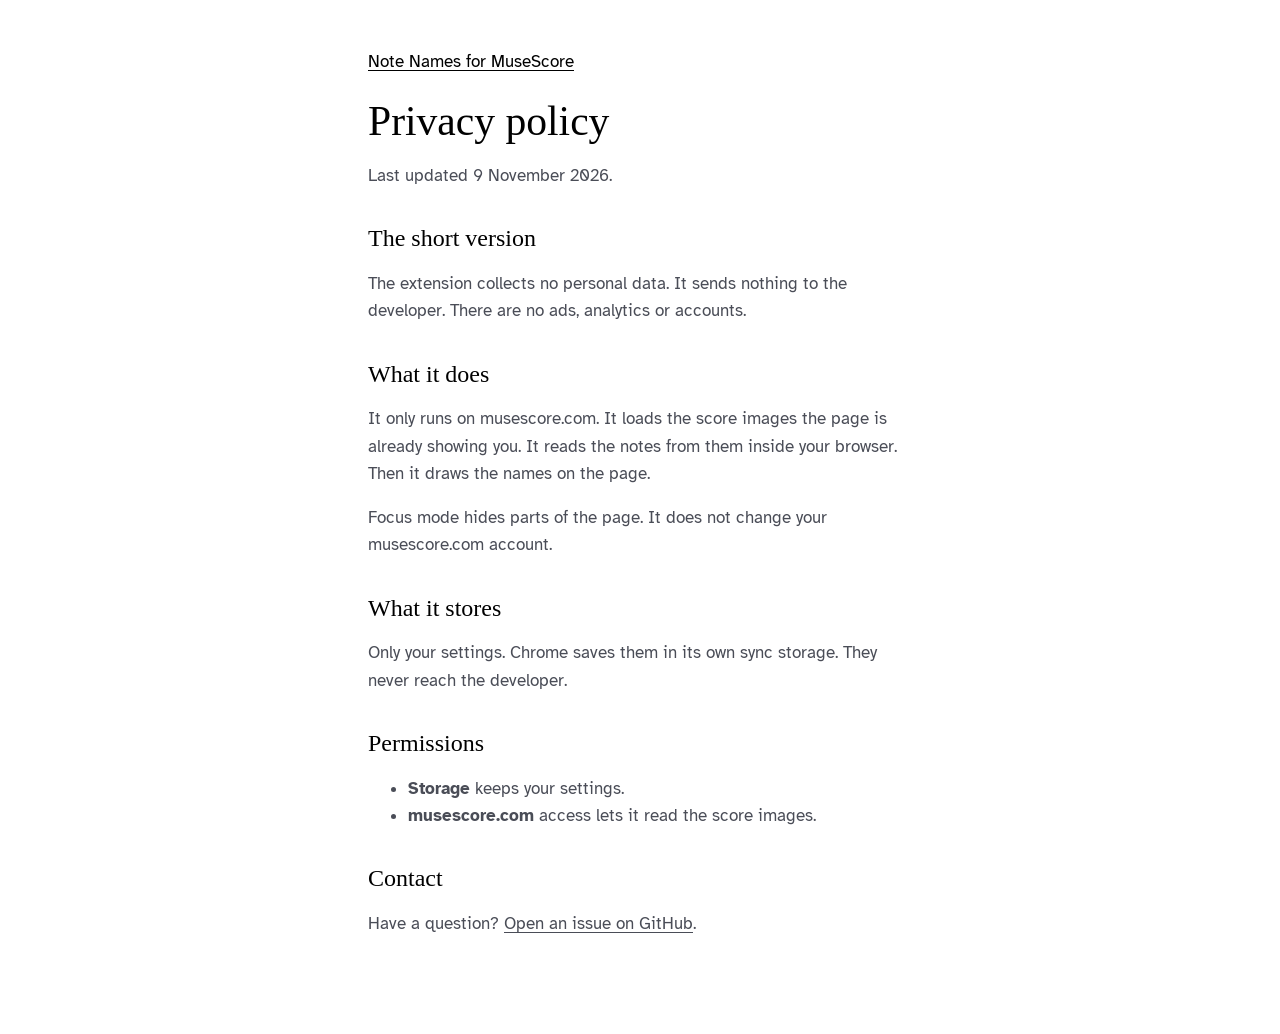
<file: docs/privacy.html>
<!doctype html>
<html lang="en">
<head>
  <meta charset="utf-8">
  <meta name="viewport" content="width=device-width, initial-scale=1">
  <title>Privacy Policy</title>
  <link rel="icon" href="img/icon.png">
  <link rel="preconnect" href="https://fonts.googleapis.com">
  <link rel="preconnect" href="https://fonts.gstatic.com" crossorigin>
  <link href="https://fonts.googleapis.com/css2?family=Atkinson+Hyperlegible:wght@400;700&family=Old+Standard+TT:wght@400&display=swap" rel="stylesheet">
  <style>
    body { margin: 0; background: #fff; color: #000; font: 1.0625rem/1.6 "Atkinson Hyperlegible", system-ui, sans-serif; }
    main { max-width: 34rem; margin: 0 auto; padding: 3rem 1.25rem 5rem; }
    h1 { font: 400 2.6rem/1.1 "Old Standard TT", Georgia, serif; margin: 1.5rem 0 .3rem; }
    h2 { font: 400 1.5rem/1.2 "Old Standard TT", Georgia, serif; margin: 2.2rem 0 .4rem; }
    p, li { color: #4a4d57; }
    a { color: inherit; text-underline-offset: .18em; }
    a:hover { color: #d0021b; }
    :focus-visible { outline: 3px solid #d0021b; outline-offset: 3px; }
  </style>
</head>
<body>
  <main>
    <a href="./">Note Names for MuseScore</a>
    <h1>Privacy policy</h1>
    <p>Last updated 9 November 2026.</p>

    <h2>The short version</h2>
    <p>The extension collects no personal data. It sends nothing to the developer. There are no ads, analytics or accounts.</p>

    <h2>What it does</h2>
    <p>It only runs on musescore.com. It loads the score images the page is already showing you. It reads the notes from them inside your browser. Then it draws the names on the page.</p>
    <p>Focus mode hides parts of the page. It does not change your musescore.com account.</p>

    <h2>What it stores</h2>
    <p>Only your settings. Chrome saves them in its own sync storage. They never reach the developer.</p>

    <h2>Permissions</h2>
    <ul>
      <li><strong>Storage</strong> keeps your settings.</li>
      <li><strong>musescore.com</strong> access lets it read the score images.</li>
    </ul>

    <h2>Contact</h2>
    <p>Have a question? <a href="https://github.com/Arihant25/musescore-note-names/issues">Open an issue on GitHub</a>.</p>
  </main>
</body>
</html>
</file>
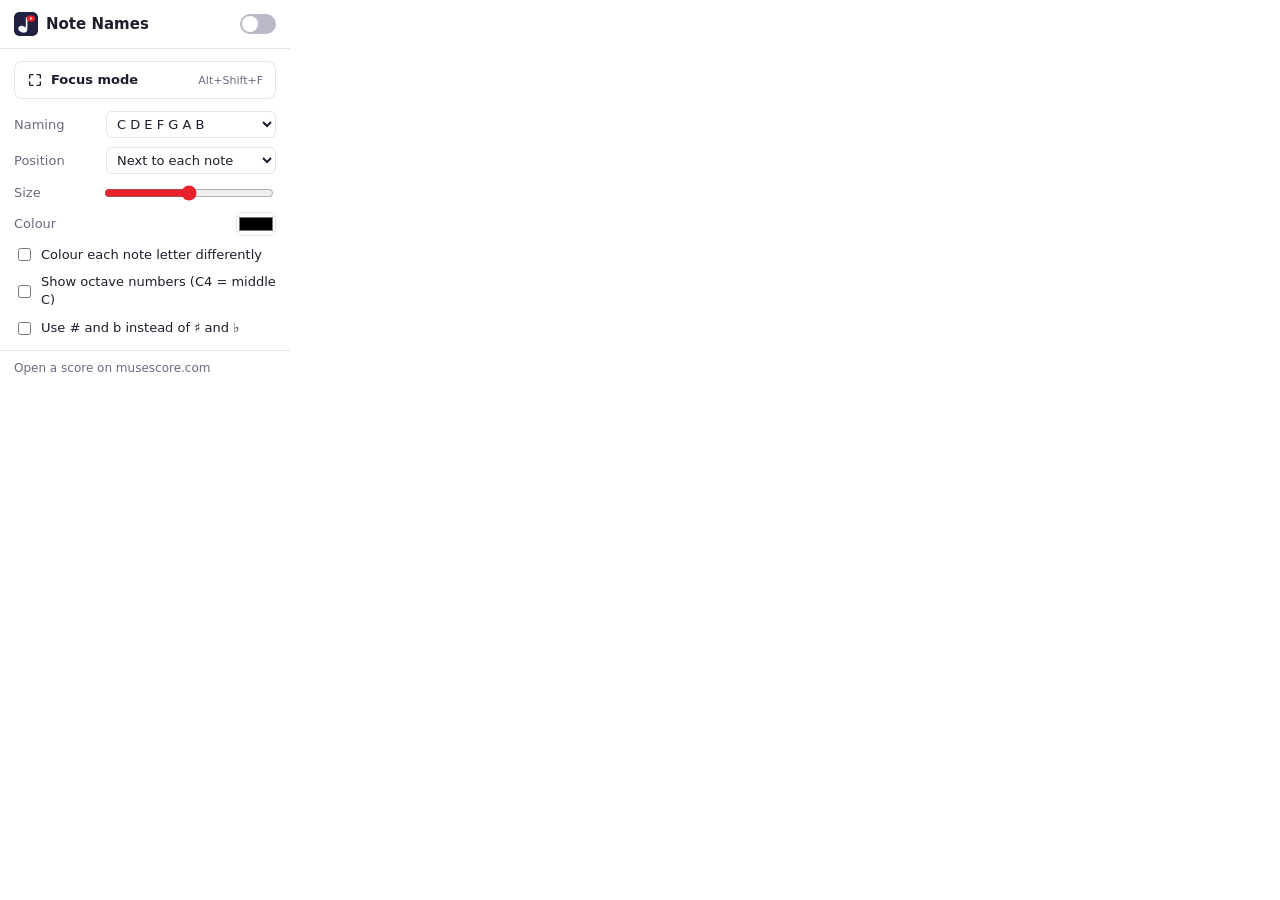
<file: popup/popup.html>
<!doctype html>
<html lang="en">
<head>
  <meta charset="utf-8">
  <title>Note Names for MuseScore</title>
  <link rel="stylesheet" href="popup.css">
</head>
<body>
  <header>
    <img src="../icons/icon32.png" alt="" width="24" height="24">
    <h1>Note Names</h1>
    <label class="switch" title="Show / hide (Alt+N)">
      <input type="checkbox" id="enabled">
      <span></span>
    </label>
  </header>

  <button id="focus" class="focus" type="button" aria-pressed="false">
    <svg viewBox="0 0 24 24" width="16" height="16" aria-hidden="true"><path d="M4 9V5a1 1 0 0 1 1-1h4M15 4h4a1 1 0 0 1 1 1v4M20 15v4a1 1 0 0 1-1 1h-4M9 20H5a1 1 0 0 1-1-1v-4" fill="none" stroke="currentColor" stroke-width="2" stroke-linecap="round"/></svg>
    <span>Focus mode</span>
    <kbd>Alt+Shift+F</kbd>
  </button>

  <main>
    <label class="row">
      <span>Naming</span>
      <select id="system">
        <option value="english">C D E F G A B</option>
        <option value="german">German (H, Fis, Es)</option>
        <option value="solfege">Do Re Mi … Si</option>
        <option value="solfege-ti">Do Re Mi … Ti</option>
      </select>
    </label>

    <label class="row">
      <span>Position</span>
      <select id="position">
        <option value="beside">Next to each note</option>
        <option value="above">Above the staff</option>
        <option value="below">Below the staff</option>
      </select>
    </label>

    <label class="row">
      <span>Size</span>
      <input type="range" id="size" min="1" max="4" step="0.1">
    </label>

    <label class="row">
      <span>Colour</span>
      <input type="color" id="color">
    </label>

    <label class="check"><input type="checkbox" id="colorByNote"> Colour each note letter differently</label>
    <label class="check"><input type="checkbox" id="octave"> Show octave numbers (C4 = middle C)</label>
    <label class="check"><input type="checkbox" id="asciiAccidentals"> Use # and b instead of ♯ and ♭</label>
  </main>

  <footer id="status">Open a score on musescore.com</footer>

  <script src="popup.js"></script>
</body>
</html>
</file>
<file: popup/popup.css>
:root {
  --bg: #ffffff;
  --fg: #1d1d2c;
  --muted: #6b6b80;
  --line: #e4e4ec;
  --accent: #e8202a;
  color-scheme: light dark;
}
@media (prefers-color-scheme: dark) {
  :root { --bg: #1d1e33; --fg: #ececf4; --muted: #a0a0b8; --line: #34354f; }
}

* { box-sizing: border-box; }
body {
  margin: 0;
  width: 290px;
  background: var(--bg);
  color: var(--fg);
  font: 13px/1.4 system-ui, "Segoe UI", Roboto, sans-serif;
}

header {
  display: flex;
  align-items: center;
  gap: 8px;
  padding: 12px 14px;
  border-bottom: 1px solid var(--line);
}
header img { border-radius: 5px; }
h1 { flex: 1; margin: 0; font-size: 15px; font-weight: 650; }

.focus {
  display: flex;
  align-items: center;
  gap: 8px;
  width: calc(100% - 28px);
  margin: 12px 14px 2px;
  padding: 9px 12px;
  border: 1px solid var(--line);
  border-radius: 8px;
  background: transparent;
  color: var(--fg);
  font: inherit;
  font-weight: 600;
  cursor: pointer;
}
.focus span { flex: 1; text-align: left; }
.focus kbd { font: 11px system-ui, sans-serif; color: var(--muted); }
.focus:hover { border-color: var(--accent); }
.focus[aria-pressed="true"] { background: var(--accent); border-color: var(--accent); color: #fff; }
.focus[aria-pressed="true"] kbd { color: rgba(255, 255, 255, .8); }

main { padding: 10px 14px 4px; display: grid; gap: 9px; }

.row { display: flex; align-items: center; justify-content: space-between; gap: 10px; }
.row > span { color: var(--muted); }
.row select, .row input[type="range"] { width: 170px; }
select {
  font: inherit;
  padding: 4px 6px;
  border-radius: 6px;
  border: 1px solid var(--line);
  background: var(--bg);
  color: var(--fg);
}
input[type="color"] { width: 40px; height: 24px; padding: 0; border: 1px solid var(--line); border-radius: 6px; background: none; }
input[type="range"], input[type="checkbox"] { accent-color: var(--accent); }
.check { display: flex; gap: 7px; align-items: center; }

footer {
  margin-top: 8px;
  padding: 9px 14px 11px;
  border-top: 1px solid var(--line);
  color: var(--muted);
  font-size: 12px;
}
footer.warn { color: #c77700; }

/* toggle switch */
.switch { position: relative; width: 36px; height: 20px; flex: none; }
.switch input { opacity: 0; width: 0; height: 0; }
.switch span {
  position: absolute; inset: 0; border-radius: 20px; background: #b9b9c8; cursor: pointer; transition: background .15s;
}
.switch span::before {
  content: ""; position: absolute; left: 2px; top: 2px; width: 16px; height: 16px; border-radius: 50%; background: #fff; transition: transform .15s;
}
.switch input:checked + span { background: var(--accent); }
.switch input:checked + span::before { transform: translateX(16px); }
.switch input:focus-visible + span { outline: 2px solid var(--accent); outline-offset: 2px; }

body.disabled main { opacity: .45; pointer-events: none; }
</file>
